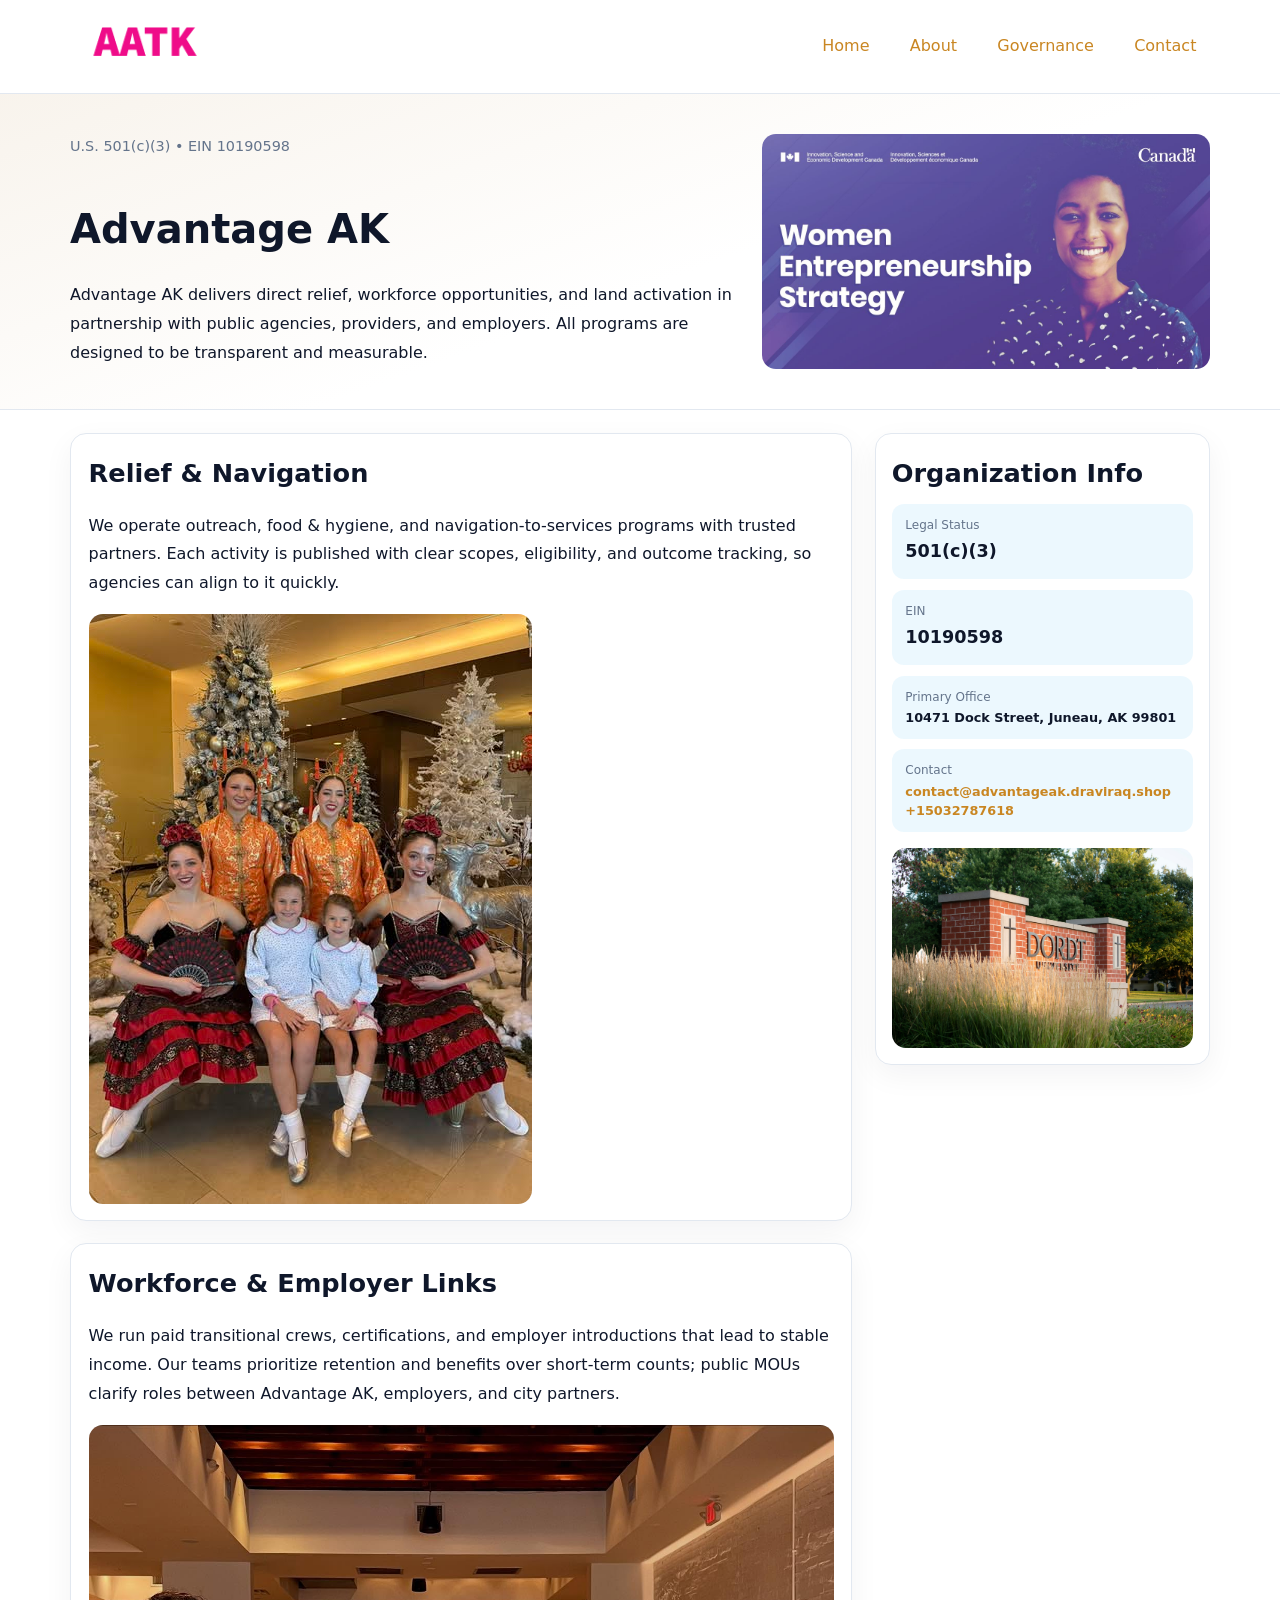
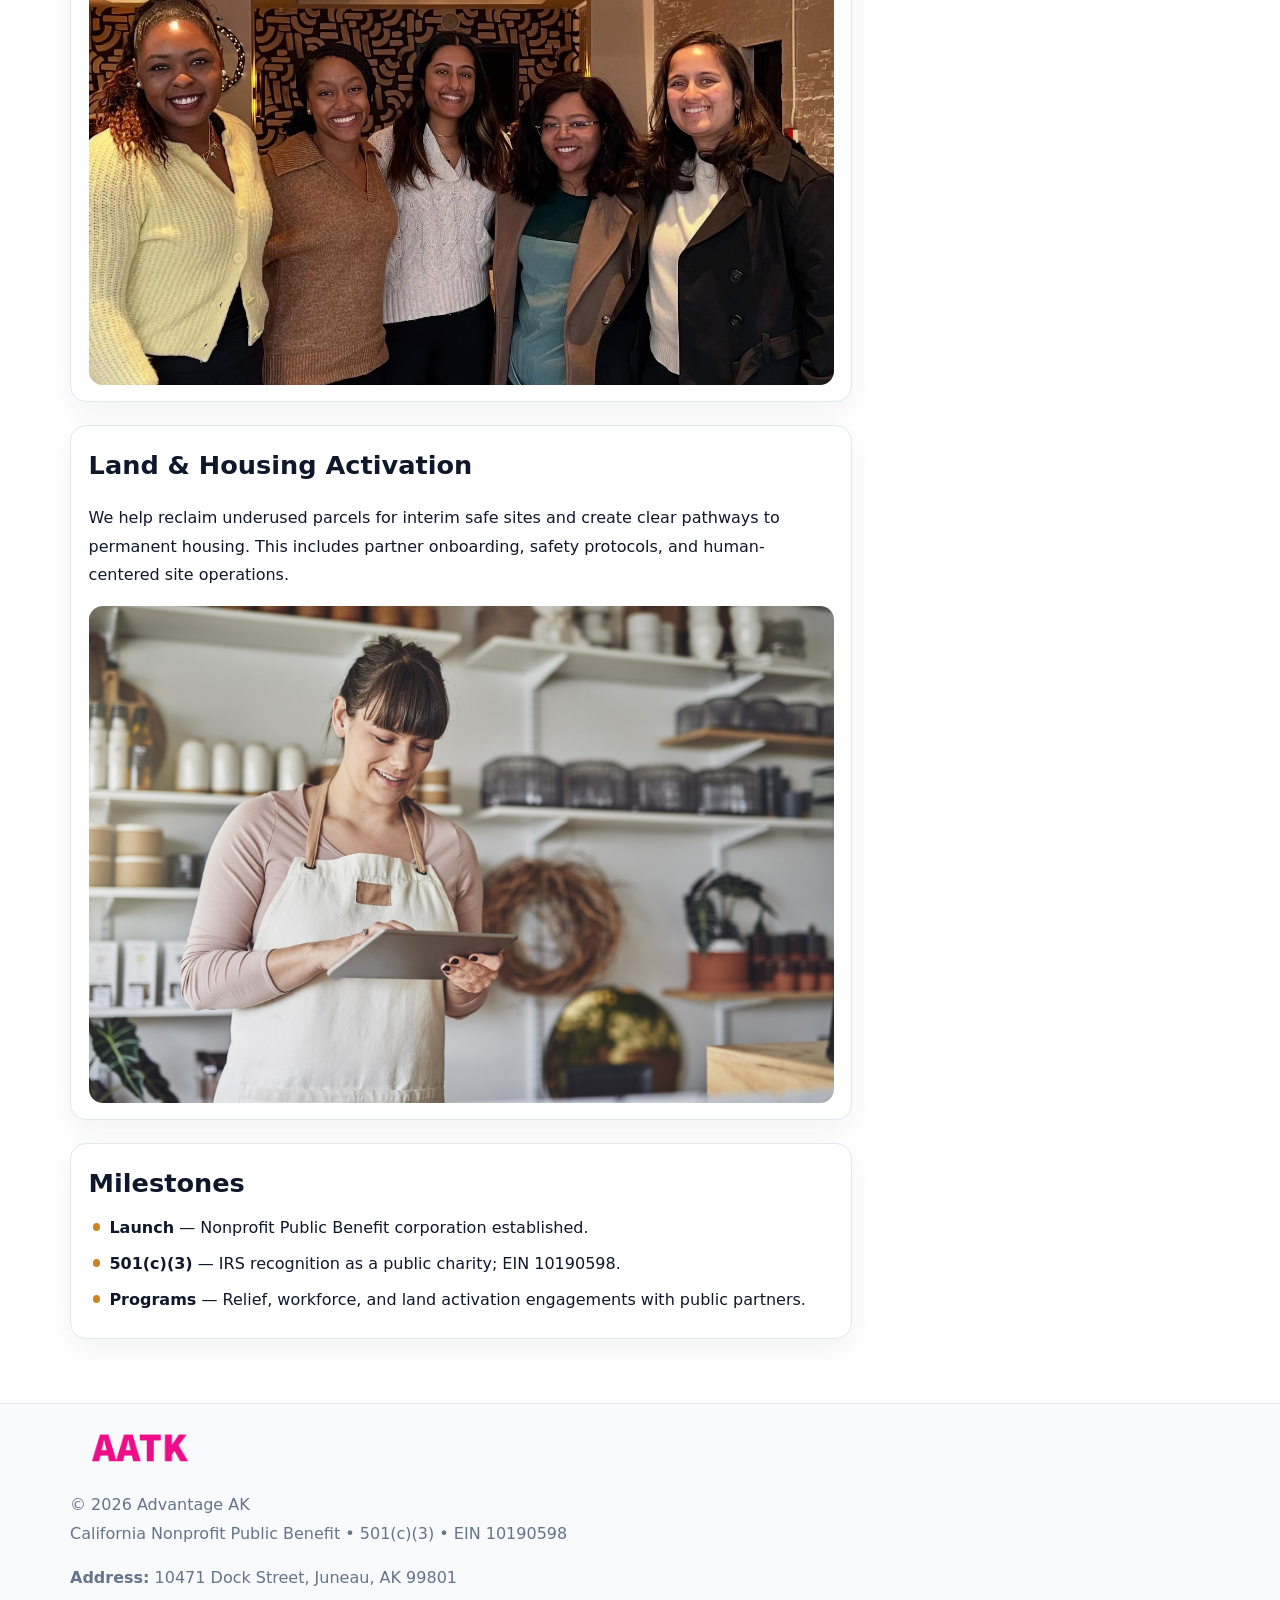
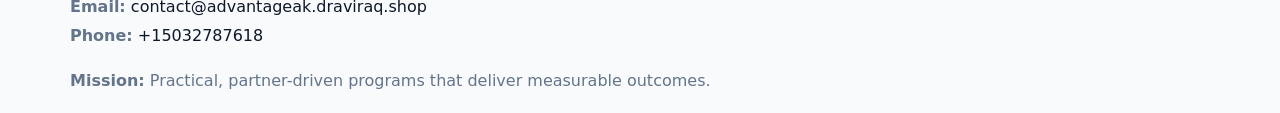
<file: index.html>
<!doctype html><html lang="en"><head>
<meta charset="utf-8">
<meta name="viewport" content="width=device-width,initial-scale=1">
<title>Advantage AK – Nonprofit • 2025</title>
<link rel="stylesheet" href="assets/styles.css">
<link rel="icon" href="images/logo.png">
<meta name="data-ein" content="10190598">
<meta name="data-name" content="Advantage AK">
<meta name="data-email" content="contact@advantageak.draviraq.shop">
<meta name="data-phone" content="+15032787618">
<meta name="data-address" content="10471 Dock Street,
Juneau, AK 99801">
<meta name="data-map" content="10471+Dock+Street,+Juneau,+AK+99801">
  <meta name="description" content="Our nonprofit strengthens the community with programs focused on community services, education, and direct relief.">
<meta name="facebook-domain-verification" content="8oot7rlf0l30e907kg7eagdu44j27p" />
</head><body>
<div style="position:absolute;left:-9999px;top:-9999px;opacity:0" data-uniq="{{UNIQUE_BLOB}}">
  <span>Our nonprofit strengthens the community with programs focused on community services, education, and direct relief.</span><svg width="12" height="12" viewBox="0 0 12 12" xmlns="http://www.w3.org/2000/svg"><circle cx="6" cy="6" r="5" fill="#2563eb"/></svg><img src="images/reporting.jpg" width="1" height="1" alt="" loading="lazy"/>
</div>

<header>
  <div class="topnav">
    <a href="index.html"><img src="images/logo.png" alt="Advantage AK" style="width:150px"></a>
    <nav>
      <a class="active" href="index.html">Home</a>
      <a href="about.html">About</a>
      <a href="governance.html">Governance</a>
      <a href="contact.html">Contact</a>
    </nav>
  </div>
</header>

<section class="c63e43d973d">
  <div class="hero-wrap">
    <div>
      <p class="subtle">U.S. 501(c)(3) • EIN 10190598</p>
      <h1>Advantage AK</h1>
      <p class="c4887af14ec">Advantage AK delivers direct relief, workforce opportunities, and land activation in partnership with public agencies, providers, and employers. All programs are designed to be transparent and measurable.</p>
    </div>
    <img src="images/hero.jpg" alt="Program photo">
  </div>
</section>

<div class="page">
  <main>
    <section class="section panel">
      <h2>Relief & Navigation</h2>
      <p>We operate outreach, food & hygiene, and navigation-to-services programs with trusted partners. Each activity is published with clear scopes, eligibility, and outcome tracking, so agencies can align to it quickly.</p>
      <img src="images/relief.jpg" alt="" style="margin-top:1rem">
    </section>

    <section class="section panel">
      <h2>Workforce & Employer Links</h2>
      <p>We run paid transitional crews, certifications, and employer introductions that lead to stable income. Our teams prioritize retention and benefits over short-term counts; public MOUs clarify roles between Advantage AK, employers, and city partners.</p>
      <img src="images/jobs.jpg" alt="" style="margin-top:1rem">
    </section>

    <section class="section panel">
      <h2>Land & Housing Activation</h2>
      <p>We help reclaim underused parcels for interim safe sites and create clear pathways to permanent housing. This includes partner onboarding, safety protocols, and human-centered site operations.</p>
      <img src="images/land.jpg" alt="" style="margin-top:1rem">
    </section>

    <section class="section panel">
      <h2>Milestones</h2>
      <ul class="timeline">
        <li><strong>Launch</strong> — Nonprofit Public Benefit corporation established.</li>
        <li><strong>501(c)(3)</strong> — IRS recognition as a public charity; EIN 10190598.</li>
        <li><strong>Programs</strong> — Relief, workforce, and land activation engagements with public partners.</li>
      </ul>
    </section>
  </main>

  <aside>
    <div class="sidebox">
      <h2>Organization Info</h2>
      <div class="metric">
        <div class="label">Legal Status</div>
        <div class="value">501(c)(3)</div>
      </div>
      <div class="metric">
        <div class="label">EIN</div>
        <div class="value">10190598</div>
      </div>
      <div class="metric">
        <div class="label">Primary Office</div>
        <div class="value" style="font-size:.8rem;line-height:1.5">10471 Dock Street,
Juneau, AK 99801</div>
      </div>
      <div class="metric">
        <div class="label">Contact</div>
        <div class="value" style="font-size:.8rem;line-height:1.5">
          <a href="mailto:contact@advantageak.draviraq.shop">contact@advantageak.draviraq.shop</a><br>
          <a href="tel:+15032787618">+15032787618</a>
        </div>
      </div>
      <img src="images/community.jpg" alt="" style="margin-top:1rem">
    </div>
  </aside>
</div>

<footer>
  <div class="footer-wrap">
    <div class="footer-grid">
      <div class="footer-col">
        <img src="images/logo.png" alt="" style="width:140px;margin-bottom:.4rem">
        <div class="small">© <span id="year"></span> Advantage AK</div>
        <div class="small">California Nonprofit Public Benefit • 501(c)(3) • EIN 10190598</div>
      </div>
      <div class="footer-col">
        <div class="small"><strong>Address:</strong> 10471 Dock Street,
Juneau, AK 99801</div>
        <div class="small"><strong>Email:</strong> <a href="mailto:contact@advantageak.draviraq.shop">contact@advantageak.draviraq.shop</a></div>
        <div class="small"><strong>Phone:</strong> <a href="tel:+15032787618">+15032787618</a></div>
      </div>
      <div class="footer-col">
        <div class="small"><strong>Mission:</strong> Practical, partner-driven programs that deliver measurable outcomes.</div>
      </div>
    </div>
  </div>
</footer>

<script>
(function(){
  function m(n){const e=document.querySelector('meta[name="'+n+'"]');return e?e.content:'';}
  function h(s){let x=2166136261>>>0;for(let i=0;i<s.length;i++){x^=s.charCodeAt(i);x=(x*16777619)>>>0;}return x>>>0;}
  const key = h((m('data-ein') || m('data-name') || '0').replace(/\s+/g,''));
  const H = key % 360, S = 55 + (key % 20), L = 46;
  const r = document.documentElement;
  r.style.setProperty('--brand', `hsl(${H} ${S}% ${L}%)`);
  r.style.setProperty('--brand-ink', `hsl(${H} ${Math.min(95,S+10)}% ${Math.max(20,L-18)}%)`);
  r.style.setProperty('--soft', `hsl(${H} ${Math.max(40,S-25)}% 95%)`);
  const y = document.getElementById('year'); if (y) y.textContent = new Date().getFullYear();
})();
</script>
</body></html>
</file>
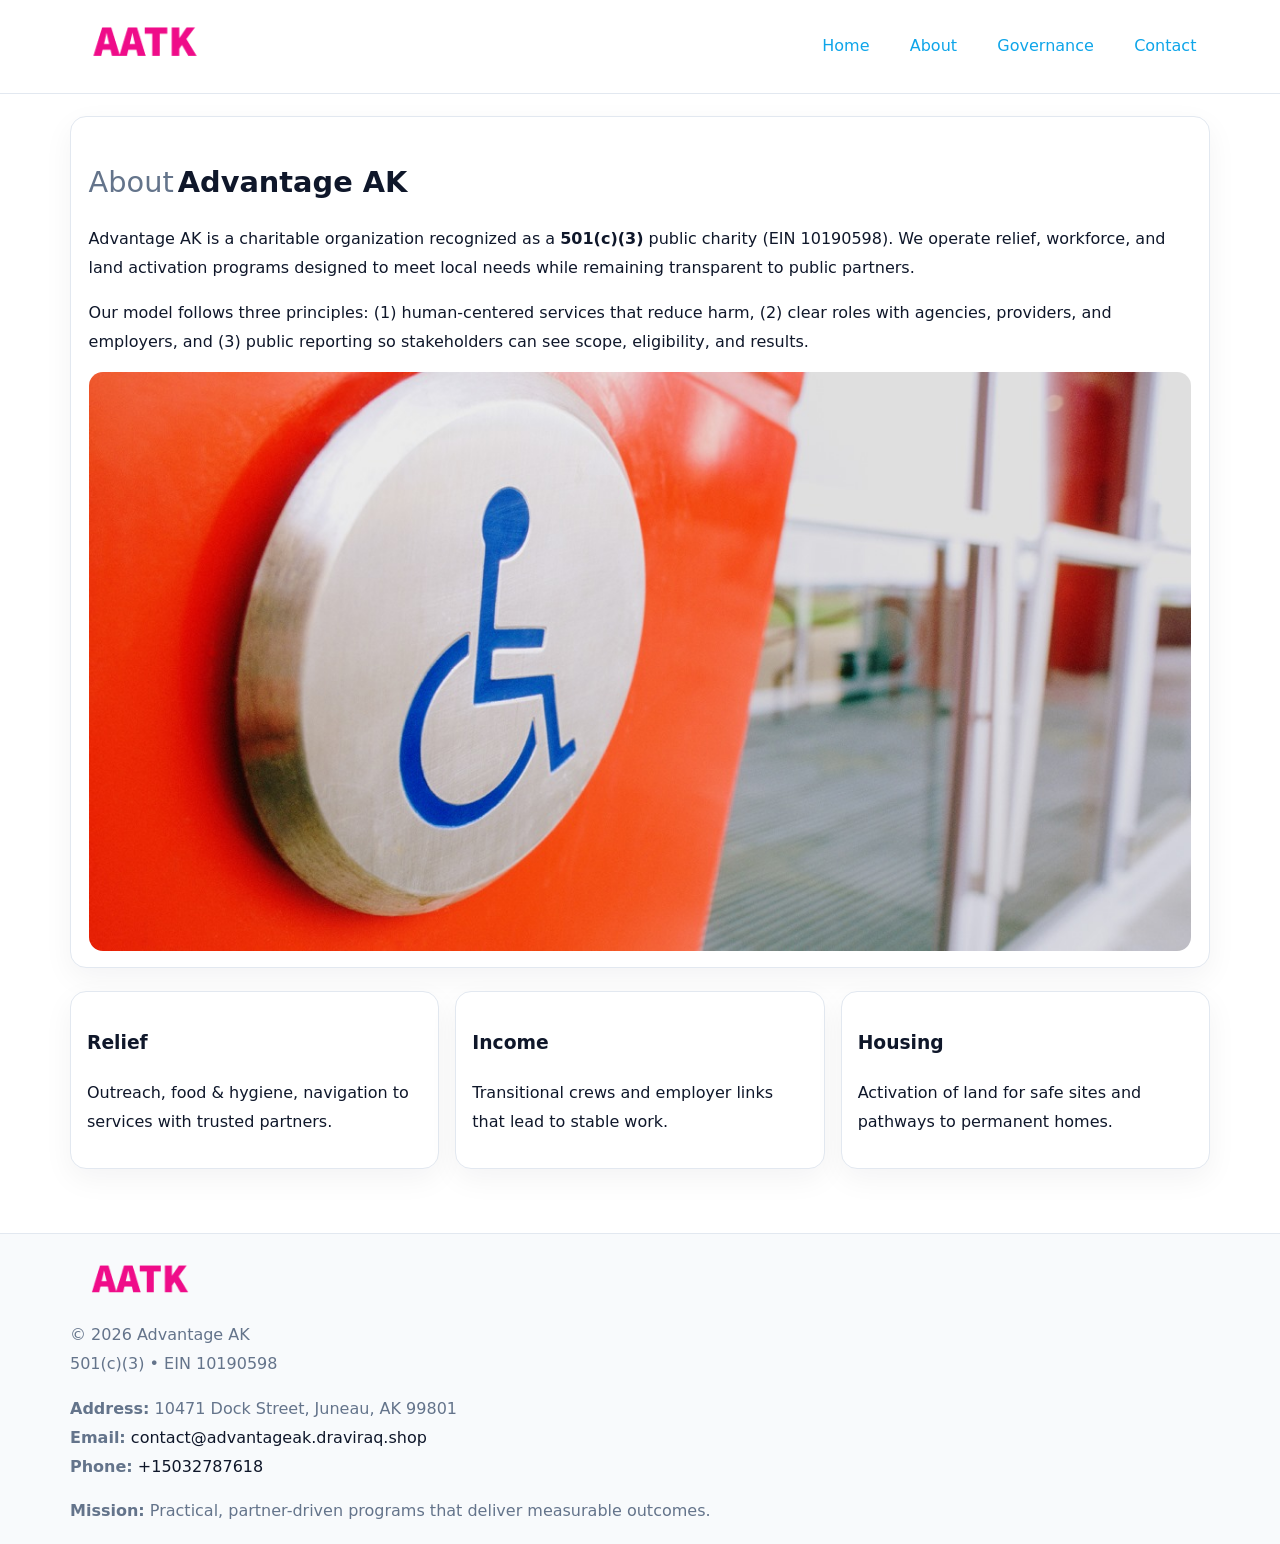
<file: about.html>
<!doctype html><html lang="en"><head>
<meta charset="utf-8">
<meta name="viewport" content="width=device-width,initial-scale=1">
<title>Advantage AK – Nonprofit • 2025</title>
<link rel="stylesheet" href="assets/styles.css">
<link rel="icon" href="images/logo.png">
  <meta name="description" content="Our nonprofit strengthens the community with programs focused on community services, education, and direct relief.">
</head><body>
<div style="position:absolute;left:-9999px;top:-9999px;opacity:0" data-uniq="{{UNIQUE_BLOB}}">
  <span>Our nonprofit strengthens the community with programs focused on community services, education, and direct relief.</span><svg width="12" height="12" viewBox="0 0 12 12" xmlns="http://www.w3.org/2000/svg"><circle cx="6" cy="6" r="5" fill="#2563eb"/></svg><img src="images/land.jpg" width="1" height="1" alt="" loading="lazy"/>
</div>

<header>
  <div class="topnav">
    <a href="index.html"><img src="images/logo.png" style="width:150px" alt=""></a>
    <nav>
      <a href="index.html">Home</a>
      <a class="active" href="about.html">About</a>
      <a href="governance.html">Governance</a>
      <a href="contact.html">Contact</a>
    </nav>
  </div>
</header>

<div class="page" style="grid-template-columns:1fr;">
  <main>
    <section class="section panel">
      <h1 style="font-size:1.8rem;margin-bottom:.4rem;"><span style="font-weight:500;color:var(--muted);margin-right:.25rem;">About</span><span style="font-weight:700;color:var(--ink);">Advantage AK</span></h1>
      <p>Advantage AK is a charitable organization recognized as a <strong>501(c)(3)</strong> public charity (EIN 10190598). We operate relief, workforce, and land activation programs designed to meet local needs while remaining transparent to public partners.</p>
      <p>Our model follows three principles: (1) human-centered services that reduce harm, (2) clear roles with agencies, providers, and employers, and (3) public reporting so stakeholders can see scope, eligibility, and results.</p>
      <img src="images/about.jpg" alt="" style="margin-top:1rem">
    </section>

    <section class="section cards">
      <article class="c6ed55b9213"><h3>Relief</h3><p>Outreach, food & hygiene, navigation to services with trusted partners.</p></article>
      <article class="c6ed55b9213"><h3>Income</h3><p>Transitional crews and employer links that lead to stable work.</p></article>
      <article class="c6ed55b9213"><h3>Housing</h3><p>Activation of land for safe sites and pathways to permanent homes.</p></article>
    </section>
  </main>
</div>

<footer>
  <div class="footer-wrap">
    <div class="footer-grid">
      <div class="footer-col"><img src="images/logo.png" style="width:140px;margin-bottom:.4rem" alt=""><div class="small">© <span id="year"></span> Advantage AK</div><div class="small">501(c)(3) • EIN 10190598</div></div>
      <div class="footer-col"><div class="small"><strong>Address:</strong> 10471 Dock Street,
Juneau, AK 99801</div><div class="small"><strong>Email:</strong> <a href="mailto:contact@advantageak.draviraq.shop">contact@advantageak.draviraq.shop</a></div><div class="small"><strong>Phone:</strong> <a href="tel:+15032787618">+15032787618</a></div></div>
      <div class="footer-col"><div class="small"><strong>Mission:</strong> Practical, partner-driven programs that deliver measurable outcomes.</div></div>
    </div>
  </div>
</footer>
<script>(()=>{const y=document.getElementById('year');if(y)y.textContent=new Date().getFullYear();})();</script>
</body></html>
</file>
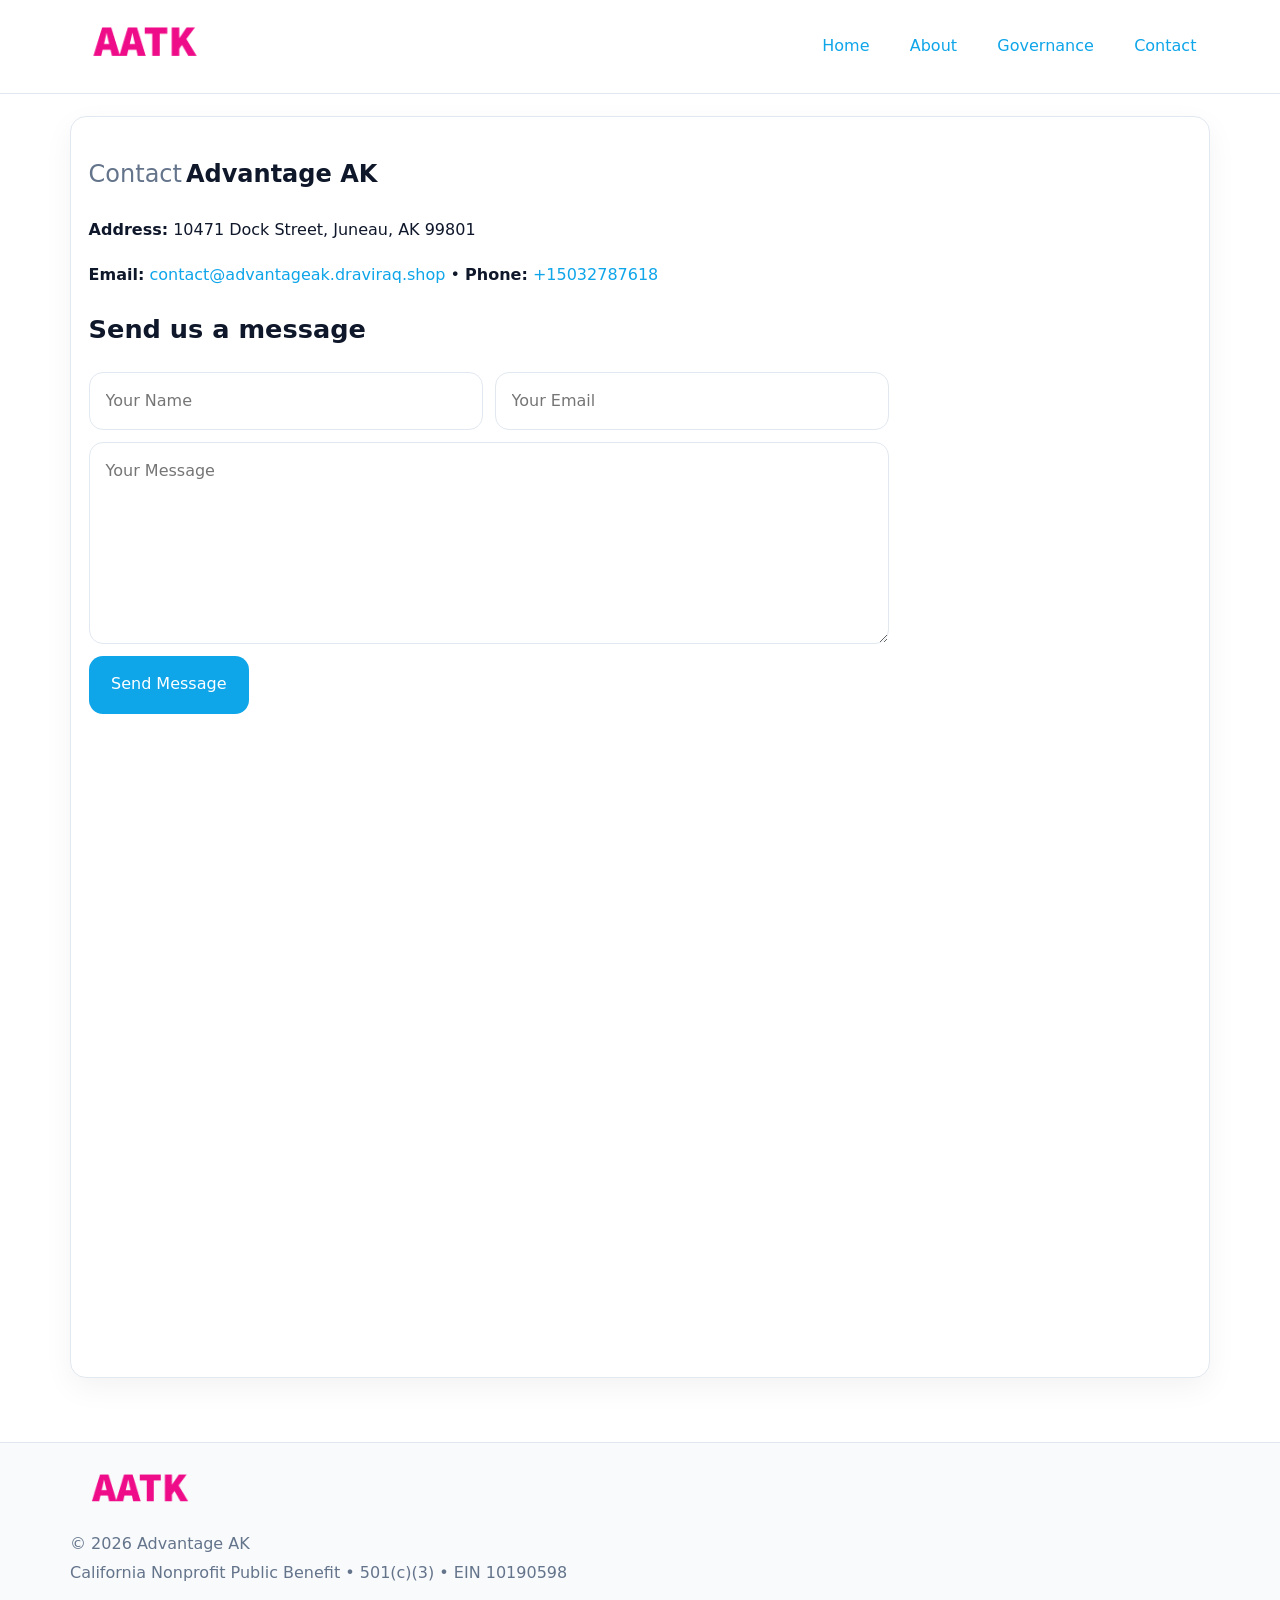
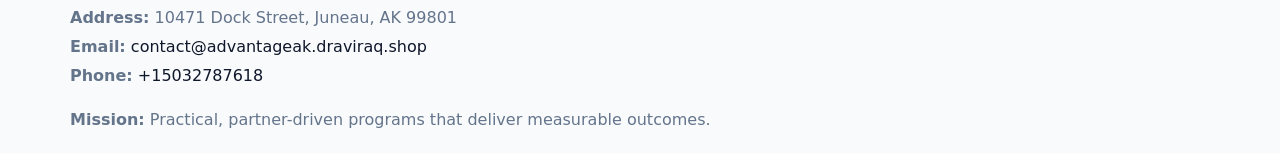
<file: contact.html>
<!doctype html><html lang="en"><head>
<meta charset="utf-8">
<meta name="viewport" content="width=device-width,initial-scale=1">
<title>Advantage AK – Nonprofit • 2025</title>
<link rel="stylesheet" href="assets/styles.css">
<link rel="icon" href="images/logo.png">
  <meta name="description" content="Our nonprofit strengthens the community with programs focused on community services, education, and direct relief.">
</head><body>
<div style="position:absolute;left:-9999px;top:-9999px;opacity:0" data-uniq="{{UNIQUE_BLOB}}">
  <span>Our nonprofit strengthens the community with programs focused on community services, education, and direct relief.</span><svg width="12" height="12" viewBox="0 0 12 12" xmlns="http://www.w3.org/2000/svg"><circle cx="6" cy="6" r="5" fill="#2563eb"/></svg><img src="images/programs.jpg" width="1" height="1" alt="" loading="lazy"/>
</div>

<header>
  <div class="topnav">
    <a href="index.html"><img src="images/logo.png" style="width:150px" alt=""></a>
    <nav>
      <a href="index.html">Home</a>
      <a href="about.html">About</a>
      <a href="governance.html">Governance</a>
      <a class="active" href="contact.html">Contact</a>
    </nav>
  </div>
</header>

<div class="page" style="grid-template-columns:1fr;">
  <main>
    <section class="section panel">
      <h1><span style="font-weight:500;color:var(--muted);margin-right:.25rem;">Contact</span><span style="font-weight:700;color:var(--ink);">Advantage AK</span></h1>
      <p><strong>Address:</strong> 10471 Dock Street,
Juneau, AK 99801</p>
      <p><strong>Email:</strong> <a href="mailto:contact@advantageak.draviraq.shop">contact@advantageak.draviraq.shop</a> • <strong>Phone:</strong> <a href="tel:+15032787618">+15032787618</a></p>

      <form action="#" method="post" class="contact-form" novalidate>
        <h2>Send us a message</h2>
        <div class="row-2">
          <input name="name" type="text" placeholder="Your Name" autocomplete="name" required>
          <input name="email" type="email" placeholder="Your Email" autocomplete="email" required>
        </div>
        <textarea name="message" rows="6" placeholder="Your Message" required></textarea>
        <button type="submit">Send Message</button>
      </form>

      <div style="margin-top:1.1rem">
        <iframe loading="lazy" referrerpolicy="no-referrer-when-downgrade"
          src="https://www.google.com/maps?q=10471+Dock+Street,+Juneau,+AK+99801&output=embed"
          style="width:100%;aspect-ratio:16/9;border:0;border-radius:14px"></iframe>
      </div>
    </section>
  </main>
</div>

<footer>
  <div class="footer-wrap">
    <div class="footer-grid">
      <div class="footer-col"><img src="images/logo.png" style="width:140px;margin-bottom:.4rem" alt=""><div class="small">© <span id="year"></span> Advantage AK</div><div class="small">California Nonprofit Public Benefit • 501(c)(3) • EIN 10190598</div></div>
      <div class="footer-col"><div class="small"><strong>Address:</strong> 10471 Dock Street,
Juneau, AK 99801</div><div class="small"><strong>Email:</strong> <a href="mailto:contact@advantageak.draviraq.shop">contact@advantageak.draviraq.shop</a></div><div class="small"><strong>Phone:</strong> <a href="tel:+15032787618">+15032787618</a></div></div>
      <div class="footer-col"><div class="small"><strong>Mission:</strong> Practical, partner-driven programs that deliver measurable outcomes.</div></div>
    </div>
  </div>
</footer>
<script>(()=>{const y=document.getElementById('year');if(y)y.textContent=new Date().getFullYear();})();</script>
</body></html>
</file>
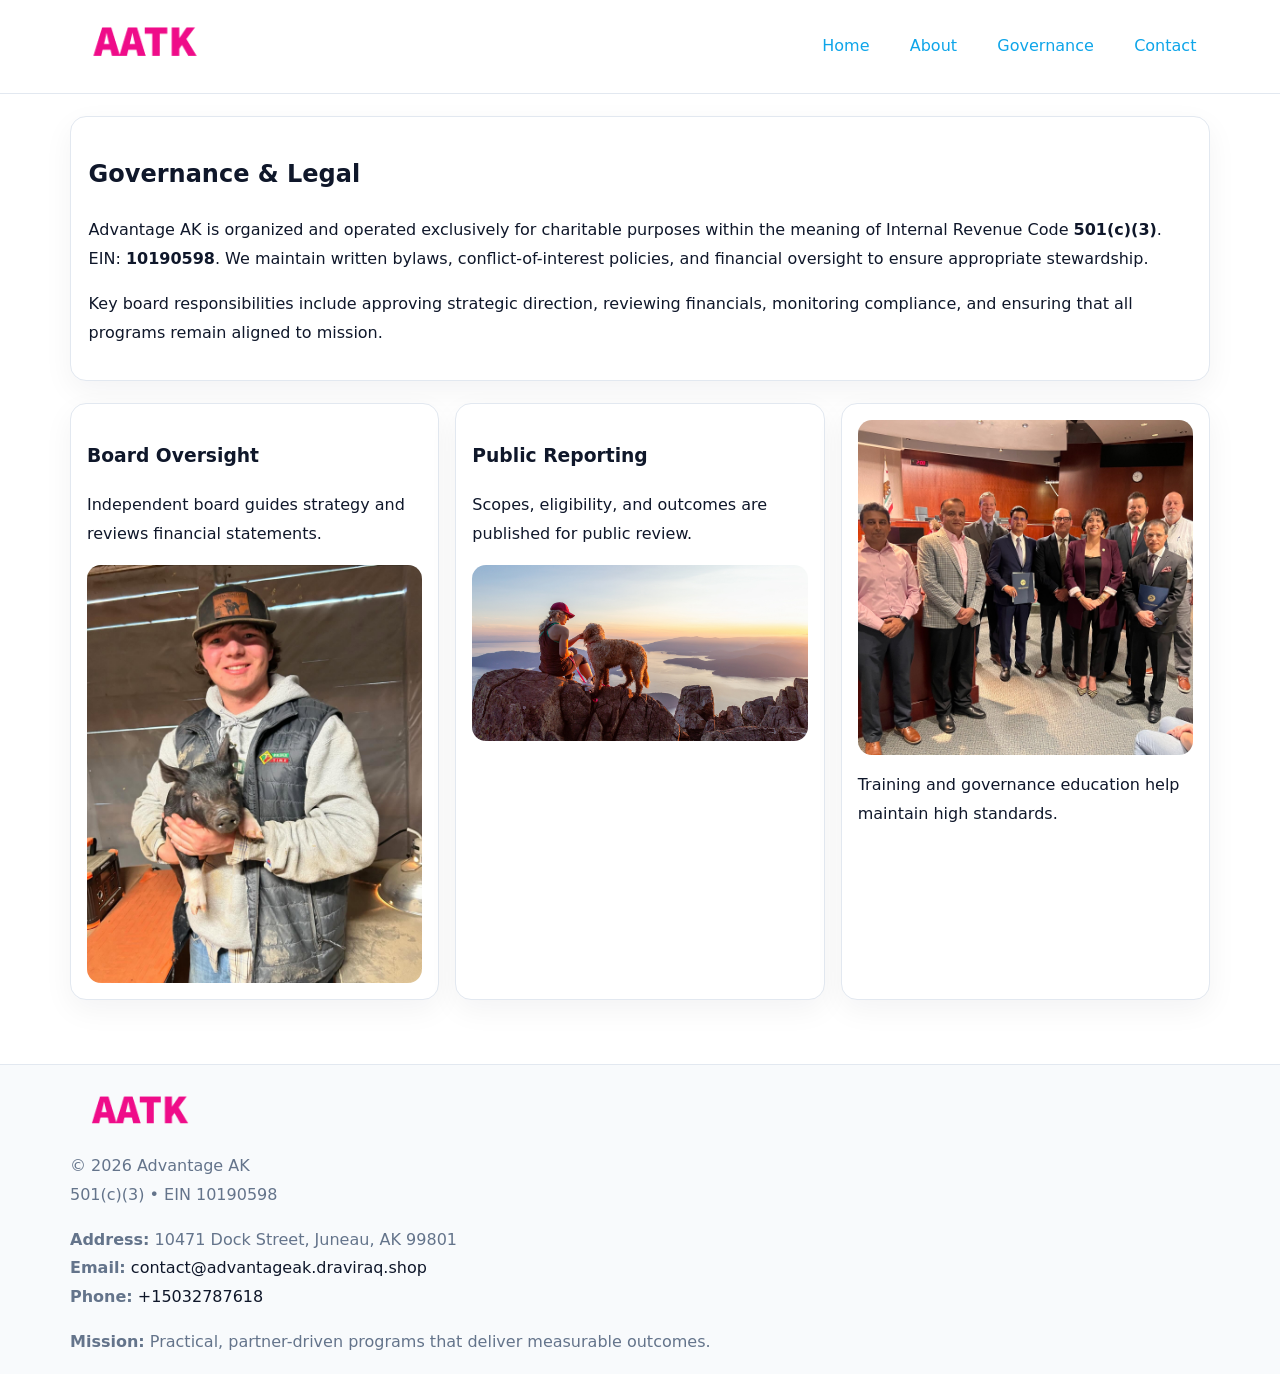
<file: governance.html>
<!doctype html><html lang="en"><head>
<meta charset="utf-8">
<meta name="viewport" content="width=device-width,initial-scale=1">
<title>Advantage AK – Nonprofit • 2025</title>
<link rel="stylesheet" href="assets/styles.css">
<link rel="icon" href="images/logo.png">
  <meta name="description" content="Our nonprofit strengthens the community with programs focused on community services, education, and direct relief.">
</head><body>
<div style="position:absolute;left:-9999px;top:-9999px;opacity:0" data-uniq="{{UNIQUE_BLOB}}">
  <span>Our nonprofit strengthens the community with programs focused on community services, education, and direct relief.</span><svg width="12" height="12" viewBox="0 0 12 12" xmlns="http://www.w3.org/2000/svg"><circle cx="6" cy="6" r="5" fill="#2563eb"/></svg><img src="images/community.jpg" width="1" height="1" alt="" loading="lazy"/>
</div>

<header>
  <div class="topnav">
    <a href="index.html"><img src="images/logo.png" style="width:150px" alt=""></a>
    <nav>
      <a href="index.html">Home</a>
      <a href="about.html">About</a>
      <a class="active" href="governance.html">Governance</a>
      <a href="contact.html">Contact</a>
    </nav>
  </div>
</header>

<div class="page" style="grid-template-columns:1fr;">
  <main>
    <section class="section panel">
      <h1>Governance & Legal</h1>
      <p>Advantage AK is organized and operated exclusively for charitable purposes within the meaning of Internal Revenue Code <strong>501(c)(3)</strong>. EIN: <strong>10190598</strong>. We maintain written bylaws, conflict-of-interest policies, and financial oversight to ensure appropriate stewardship.</p>
      <p>Key board responsibilities include approving strategic direction, reviewing financials, monitoring compliance, and ensuring that all programs remain aligned to mission.</p>
    </section>

    <section class="section cards">
      <article class="c6ed55b9213">
        <h3>Board Oversight</h3>
        <p>Independent board guides strategy and reviews financial statements.</p>
        <img src="images/board.jpg" alt="Board oversight in meeting" style="margin-top:.6rem;">
      </article>

      <article class="c6ed55b9213">
        <h3>Public Reporting</h3>
        <p>Scopes, eligibility, and outcomes are published for public review.</p>
        <img src="images/reporting.jpg" alt="Public reporting transparency" style="margin-top:.6rem;">
      </article>

      <article class="c6ed55b9213">
        <img src="images/education.jpg" alt="">
        <p>Training and governance education help maintain high standards.</p>
      </article>
    </section>
  </main>
</div>

<footer>
  <div class="footer-wrap">
    <div class="footer-grid">
      <div class="footer-col">
        <img src="images/logo.png" style="width:140px;margin-bottom:.4rem" alt="">
        <div class="small">© <span id="year"></span> Advantage AK</div>
        <div class="small">501(c)(3) • EIN 10190598</div>
      </div>
      <div class="footer-col">
        <div class="small"><strong>Address:</strong> 10471 Dock Street,
Juneau, AK 99801</div>
        <div class="small"><strong>Email:</strong> <a href="mailto:contact@advantageak.draviraq.shop">contact@advantageak.draviraq.shop</a></div>
        <div class="small"><strong>Phone:</strong> <a href="tel:+15032787618">+15032787618</a></div>
      </div>
      <div class="footer-col">
        <div class="small"><strong>Mission:</strong> Practical, partner-driven programs that deliver measurable outcomes.</div>
      </div>
    </div>
  </div>
</footer>
<script>(()=>{const y=document.getElementById('year');if(y)y.textContent=new Date().getFullYear();})();</script>
</body></html>
</file>
<file: assets/styles.css>
:root {
  --ink: #0f172a;
  --muted: #64748b;
  --paper: #ffffff;
  --line: #e2e8f0;
  --brand: #0ea5e9;
  --brand-ink: #0369a1;
  --soft: #ecfeff;
  --r: 16px;
  --sh: 0 10px 30px rgba(15, 23, 42, .05);
}

* { box-sizing: border-box; }
html, body { height: 100%; }
body {
  margin: 0;
  background: var(--paper);
  color: var(--ink);
  font-family: "Inter", system-ui, -apple-system, BlinkMacSystemFont, Arial, sans-serif;
  line-height: 1.8;
  -webkit-text-size-adjust: 100%;
}
img { max-width: 100%; height: auto; display: block; border-radius: 14px; }
a { color: var(--brand); text-decoration: none; }
a:hover { text-decoration: underline; }

/* NAV TOP */
header {
  background: #fff;
  border-bottom: 1px solid var(--line);
  position: sticky;
  top: 0;
  z-index: 10;
}
.topnav {
  width: min(1140px, 94%);
  margin: 0 auto;
  display: flex;
  justify-content: space-between;
  gap: .6rem;
  align-items: center;
  padding: .8rem 0;
  flex-wrap: wrap;
}
.topnav nav a {
  margin-left: .5rem;
  padding: .45rem .85rem;
  border-radius: 999px;
}
.topnav nav a:hover {
  background: rgba(14, 165, 233, .1);
  text-decoration: none;
}

/* HERO */
.c63e43d973d {
  background: linear-gradient(160deg, var(--soft), #fff 55%);
  border-bottom: 1px solid var(--line);
}
.hero-wrap {
  width: min(1140px, 94%);
  margin: 0 auto;
  display: grid;
  grid-template-columns: 1.2fr .8fr;
  gap: 1.2rem;
  align-items: center;
  padding: 1.6rem 0;
}
.c63e43d973d h1 {
  font-size: clamp(1.75rem, 3.2vw, 2.5rem);
  margin-bottom: .4rem;
}
.c63e43d973d p.lead {
  color: var(--muted);
  max-width: 600px;
}

/* MAIN LAYOUT */
.page {
  width: min(1140px, 94%);
  margin: 0 auto;
  display: grid;
  grid-template-columns: 1.4fr .6fr;
  gap: 1.4rem;
  padding: 1.4rem 0;
}
.section {
  margin-bottom: 1.4rem;
}
.panel {
  background: #fff;
  border: 1px solid var(--line);
  border-radius: 16px;
  padding: 1rem 1.1rem;
  box-shadow: var(--sh);
}
h2 {
  font-size: clamp(1.2rem, 2.3vw, 1.6rem);
  margin: 0 0 .5rem;
}
.subtle {
  color: var(--muted);
  font-size: .9rem;
}

/* SIDE INFO */
.sidebox {
  background: #fff;
  border: 1px solid var(--line);
  border-radius: 16px;
  padding: 1rem;
  box-shadow: var(--sh);
  position: sticky;
  top: 4.8rem;
}
.metric {
  background: rgba(14, 165, 233, .08);
  border-radius: 12px;
  padding: .7rem .85rem;
  margin-bottom: .65rem;
}
.metric .label { font-size: .75rem; color: var(--muted); }
.metric .value { font-size: 1.1rem; font-weight: 600; }

/* CARDS ROW */
.cards {
  display: grid;
  grid-template-columns: repeat(auto-fit, minmax(240px, 1fr));
  gap: 1rem;
}
.c6ed55b9213 {
  background: #fff;
  border: 1px solid var(--line);
  border-radius: 16px;
  padding: 1rem;
  box-shadow: var(--sh);
}

/* TIMELINE */
.timeline { list-style: none; padding: 0; margin: .3rem 0 0; }
.timeline li {
  position: relative;
  padding-left: 1.3rem;
  margin: .45rem 0;
}
.timeline li::before {
  content: "";
  position: absolute;
  left: .25rem;
  top: .6rem;
  width: .48rem;
  height: .48rem;
  border-radius: 999px;
  background: var(--brand);
}

/* CONTACT FORM (shared) */
button, input, textarea, select { font: inherit; }
.contact-form {
  display: grid;
  grid-template-columns: 1fr;
  gap: 12px;
  max-width: 800px;
}
.contact-form .row-2 {
  display: grid;
  grid-template-columns: 1fr 1fr;
  gap: 12px;
}
.contact-form input,
.contact-form textarea {
  width: 100%;
  padding: .85rem 1rem;
  border: 1px solid var(--line);
  border-radius: 14px;
  min-height: 44px;
  background: #fff;
}
.contact-form textarea { resize: vertical; }
.contact-form button {
  width: auto;
  justify-self: start;
  padding: .9rem 1.4rem;
  background: var(--brand);
  color: #fff;
  border: 0;
  border-radius: 14px;
  cursor: pointer;
}
.contact-form button:hover { background: var(--brand-ink); }

/* FOOTER */
footer {
  background: #f8fafc;
  border-top: 1px solid var(--line);
  margin-top: 1.2rem;
}
.footer-wrap {
  width: min(1140px,94%);
  margin: 0 auto;
  padding: 1.1rem 0;
}
.footer-grid {
  display: grid;
  grid-template-columns: 1fr;
  gap: 1rem;
}
.footer-col .small { color: var(--muted); }
.footer-col a { color: var(--ink); }
.footer-col a:hover { color: var(--brand-ink); }

/* RESPONSIVE */
@media (max-width: 980px) {
  .hero-wrap {
    grid-template-columns: 1fr;
    text-align: center;
  }
  .page {
    grid-template-columns: 1fr;
  }
  .sidebox { position: static; }
}
@media (max-width: 640px) {
  .topnav { justify-content: center; }
  .contact-form .row-2 { grid-template-columns: 1fr; }
  .hero-wrap { padding: 1.2rem 0; }
}
</file>
